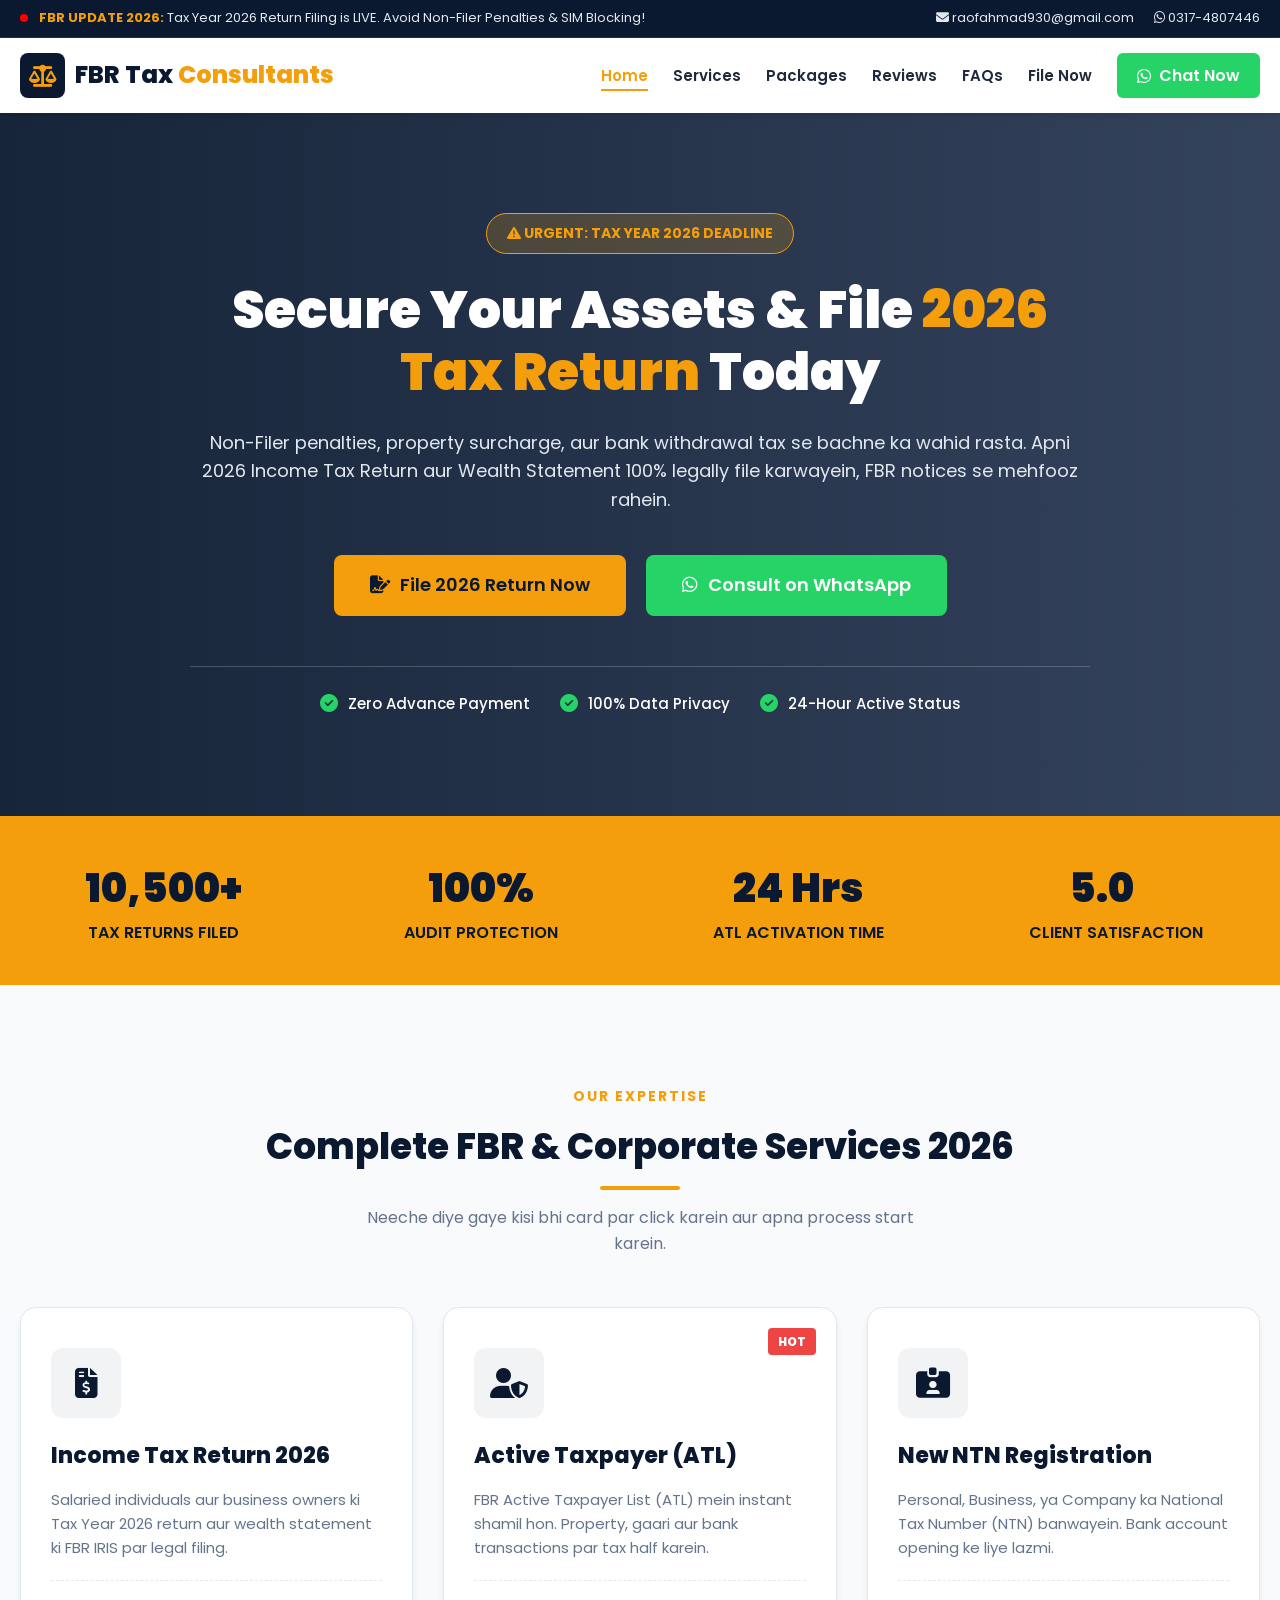
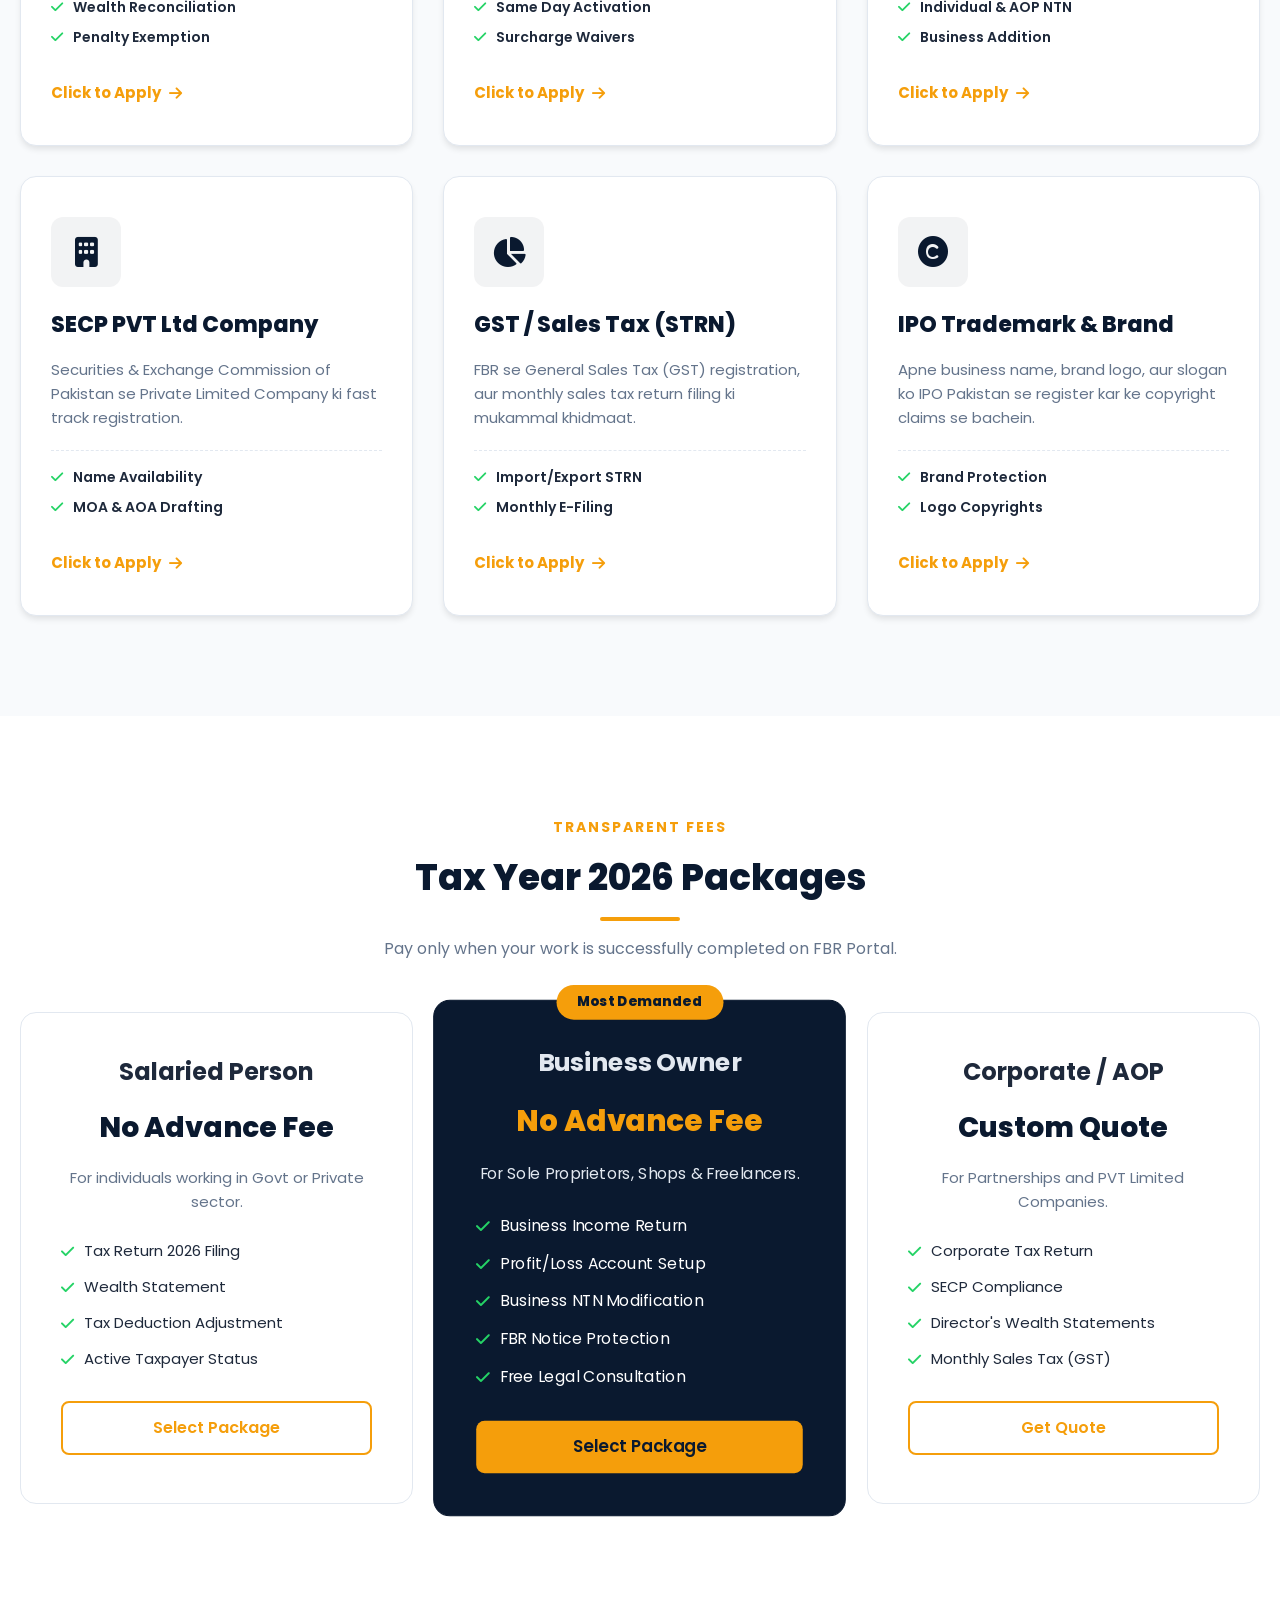
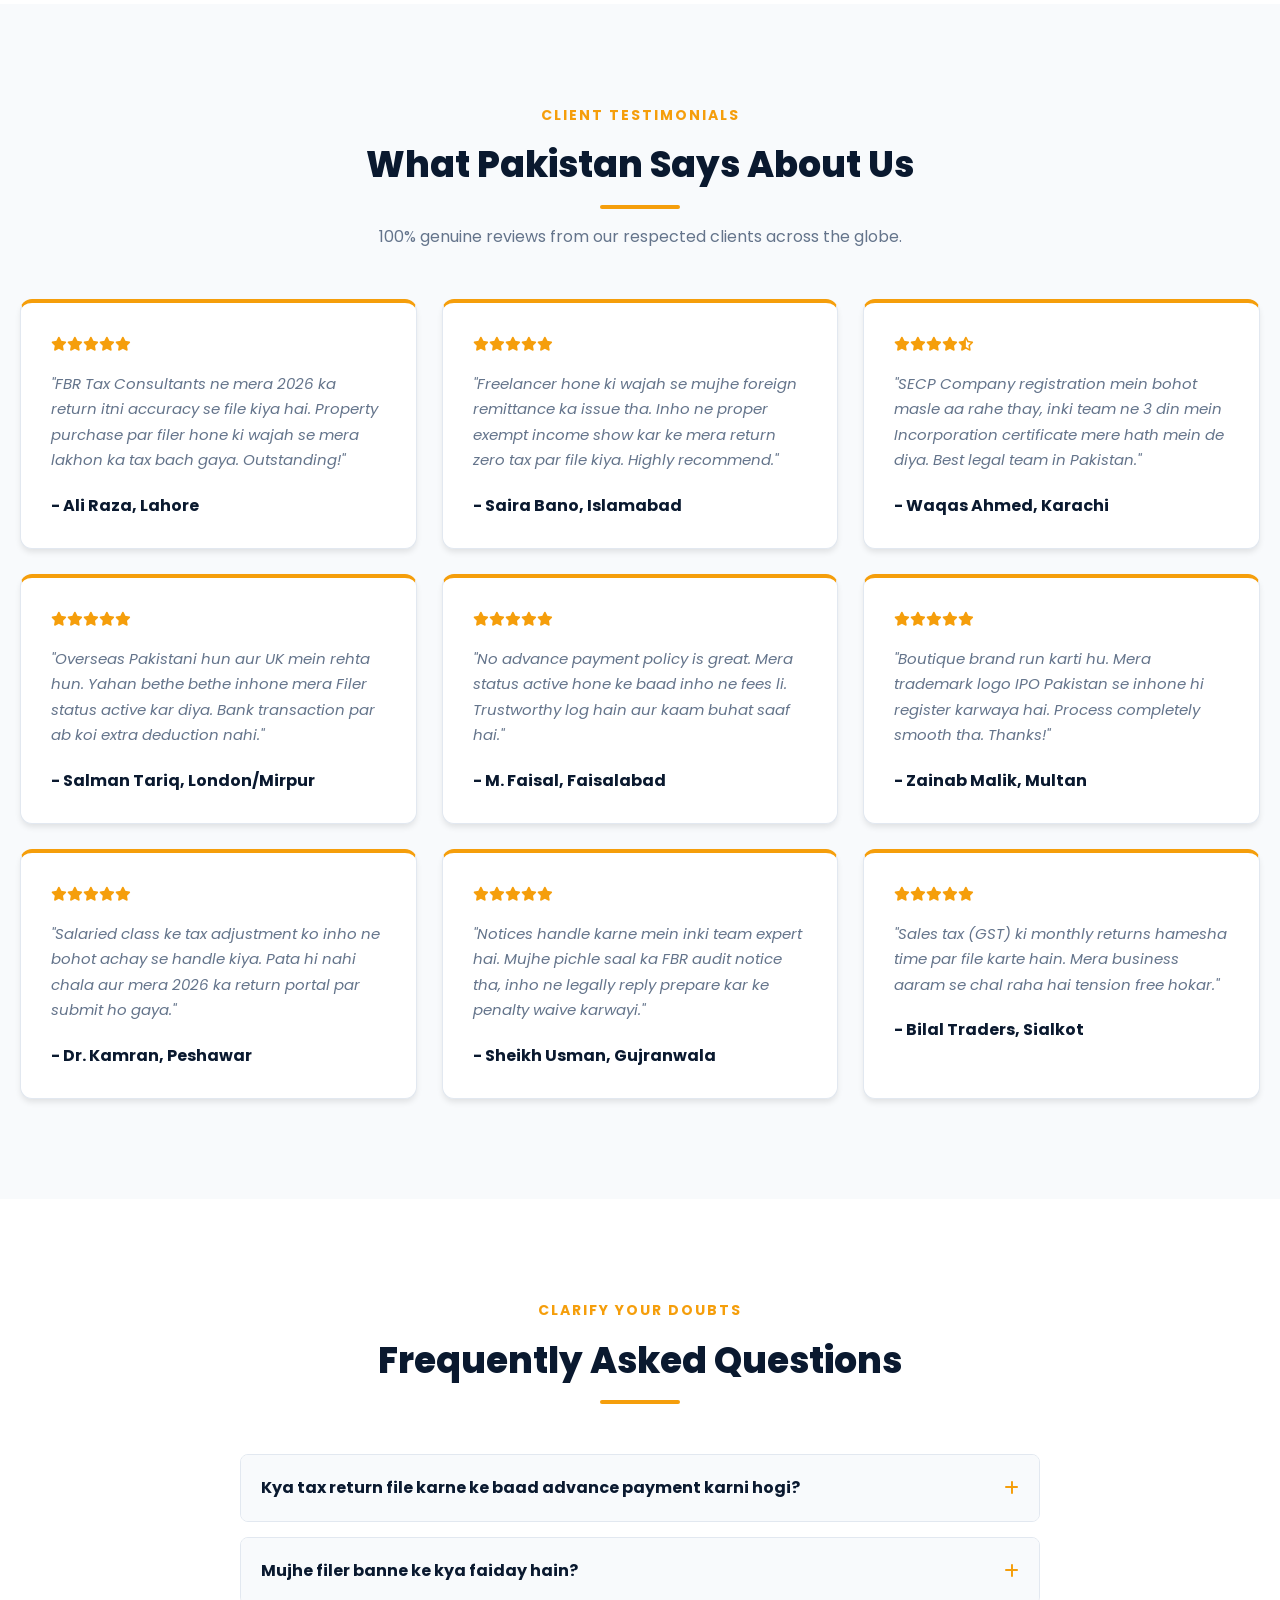
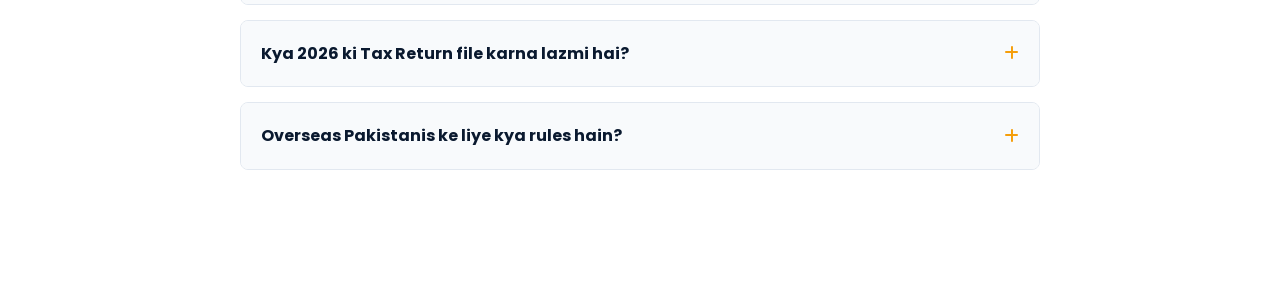
<file: index.html>
<!DOCTYPE html>
<html lang="en">
<head>
    <meta charset="UTF-8">
    <meta name="viewport" content="width=device-width, initial-scale=1.0">
    <title>FBR Tax Consultants Pakistan | 2026 Tax Returns & Legal Advisory</title>
    <!-- Font Awesome for Icons -->
    <link rel="stylesheet" href="https://cdnjs.cloudflare.com/ajax/libs/font-awesome/6.4.0/css/all.min.css">
    <!-- Google Fonts -->
    <link href="https://fonts.googleapis.com/css2?family=Poppins:wght@300;400;500;600;700;800;900&display=swap" rel="stylesheet">
    <!-- Custom CSS -->
    <link rel="stylesheet" href="style.css">
</head>
<body>

    <!-- ================= TOP ALERT BAR (2026 URGENCY) ================= -->
    <div class="top-bar">
        <div class="top-bar-container">
            <div class="top-bar-text">
                <span class="pulsing-dot"></span>
                <strong>FBR UPDATE 2026:</strong> Tax Year 2026 Return Filing is LIVE. Avoid Non-Filer Penalties & SIM Blocking!
            </div>
            <div class="top-bar-contact">
                <a href="mailto:raofahmad930@gmail.com"><i class="fa-solid fa-envelope"></i> raofahmad930@gmail.com</a>
                <a href="https://wa.me/923174807446" target="_blank"><i class="fa-brands fa-whatsapp"></i> 0317-4807446</a>
            </div>
        </div>
    </div>

    <!-- ================= MAIN NAVIGATION BAR ================= -->
    <header class="header" id="header">
        <nav class="navbar">
            <a href="#" class="brand-logo">
                <div class="logo-icon"><i class="fa-solid fa-scale-balanced"></i></div>
                <div class="logo-text">FBR Tax <span>Consultants</span></div>
            </a>
            
            <div class="hamburger" id="hamburger">
                <span class="bar"></span>
                <span class="bar"></span>
                <span class="bar"></span>
            </div>

            <ul class="nav-menu" id="nav-menu">
                <li class="nav-item"><a href="#home" class="nav-link active">Home</a></li>
                <li class="nav-item"><a href="#services" class="nav-link">Services</a></li>
                <li class="nav-item"><a href="#pricing" class="nav-link">Packages</a></li>
                <li class="nav-item"><a href="#reviews" class="nav-link">Reviews</a></li>
                <li class="nav-item"><a href="#faq" class="nav-link">FAQs</a></li>
                <li class="nav-item"><a href="#contact" class="nav-link">File Now</a></li>
                <li class="nav-item nav-btn-item">
                    <a href="https://wa.me/923174807446" class="nav-btn" target="_blank">
                        <i class="fa-brands fa-whatsapp"></i> Chat Now
                    </a>
                </li>
            </ul>
        </nav>
    </header>

    <!-- ================= HERO SECTION ================= -->
    <section class="hero" id="home">
        <div class="hero-overlay"></div>
        <div class="hero-content">
            <div class="hero-badge">
                <i class="fa-solid fa-triangle-exclamation"></i> URGENT: TAX YEAR 2026 DEADLINE
            </div>
            <h1>Secure Your Assets & File <span>2026 Tax Return</span> Today</h1>
            <p>Non-Filer penalties, property surcharge, aur bank withdrawal tax se bachne ka wahid rasta. Apni 2026 Income Tax Return aur Wealth Statement 100% legally file karwayein, FBR notices se mehfooz rahein.</p>
            
            <div class="hero-action-buttons">
                <a href="#contact" class="btn btn-primary btn-large">
                    <i class="fa-solid fa-file-signature"></i> File 2026 Return Now
                </a>
                <a href="https://wa.me/923174807446" target="_blank" class="btn btn-whatsapp btn-large">
                    <i class="fa-brands fa-whatsapp"></i> Consult on WhatsApp
                </a>
            </div>

            <div class="hero-features">
                <div class="h-feature"><i class="fa-solid fa-check-circle"></i> Zero Advance Payment</div>
                <div class="h-feature"><i class="fa-solid fa-check-circle"></i> 100% Data Privacy</div>
                <div class="h-feature"><i class="fa-solid fa-check-circle"></i> 24-Hour Active Status</div>
            </div>
        </div>
    </section>

    <!-- ================= STATS SECTION ================= -->
    <section class="stats-section">
        <div class="stats-container">
            <div class="stat-box">
                <h2>10,500+</h2>
                <p>Tax Returns Filed</p>
            </div>
            <div class="stat-box">
                <h2>100%</h2>
                <p>Audit Protection</p>
            </div>
            <div class="stat-box">
                <h2>24 Hrs</h2>
                <p>ATL Activation Time</p>
            </div>
            <div class="stat-box">
                <h2>5.0 <i class="fa-solid fa-star" style="color: #f59e0b; font-size: 20px;"></i></h2>
                <p>Client Satisfaction</p>
            </div>
        </div>
    </section>

    <!-- ================= SERVICES SECTION ================= -->
    <section class="services" id="services">
        <div class="section-title">
            <span>OUR EXPERTISE</span>
            <h2>Complete FBR & Corporate Services 2026</h2>
            <p>Neeche diye gaye kisi bhi card par click karein aur apna process start karein.</p>
        </div>

        <div class="services-grid">
            <!-- Service 1 -->
            <div class="service-card" data-service="Income Tax Return 2026">
                <div class="s-icon"><i class="fa-solid fa-file-invoice-dollar"></i></div>
                <h3>Income Tax Return 2026</h3>
                <p>Salaried individuals aur business owners ki Tax Year 2026 return aur wealth statement ki FBR IRIS par legal filing.</p>
                <ul class="s-list">
                    <li><i class="fa-solid fa-check"></i> Wealth Reconciliation</li>
                    <li><i class="fa-solid fa-check"></i> Penalty Exemption</li>
                </ul>
                <div class="s-click-text">Click to Apply <i class="fa-solid fa-arrow-right"></i></div>
            </div>

            <!-- Service 2 -->
            <div class="service-card" data-service="Active Filer Registration">
                <div class="badge-hot">HOT</div>
                <div class="s-icon"><i class="fa-solid fa-user-shield"></i></div>
                <h3>Active Taxpayer (ATL)</h3>
                <p>FBR Active Taxpayer List (ATL) mein instant shamil hon. Property, gaari aur bank transactions par tax half karein.</p>
                <ul class="s-list">
                    <li><i class="fa-solid fa-check"></i> Same Day Activation</li>
                    <li><i class="fa-solid fa-check"></i> Surcharge Waivers</li>
                </ul>
                <div class="s-click-text">Click to Apply <i class="fa-solid fa-arrow-right"></i></div>
            </div>

            <!-- Service 3 -->
            <div class="service-card" data-service="NTN Registration">
                <div class="s-icon"><i class="fa-solid fa-id-card-clip"></i></div>
                <h3>New NTN Registration</h3>
                <p>Personal, Business, ya Company ka National Tax Number (NTN) banwayein. Bank account opening ke liye lazmi.</p>
                <ul class="s-list">
                    <li><i class="fa-solid fa-check"></i> Individual & AOP NTN</li>
                    <li><i class="fa-solid fa-check"></i> Business Addition</li>
                </ul>
                <div class="s-click-text">Click to Apply <i class="fa-solid fa-arrow-right"></i></div>
            </div>

            <!-- Service 4 -->
            <div class="service-card" data-service="SECP Company Registration">
                <div class="s-icon"><i class="fa-solid fa-building"></i></div>
                <h3>SECP PVT Ltd Company</h3>
                <p>Securities & Exchange Commission of Pakistan se Private Limited Company ki fast track registration.</p>
                <ul class="s-list">
                    <li><i class="fa-solid fa-check"></i> Name Availability</li>
                    <li><i class="fa-solid fa-check"></i> MOA & AOA Drafting</li>
                </ul>
                <div class="s-click-text">Click to Apply <i class="fa-solid fa-arrow-right"></i></div>
            </div>

            <!-- Service 5 -->
            <div class="service-card" data-service="Sales Tax Registration">
                <div class="s-icon"><i class="fa-solid fa-chart-pie"></i></div>
                <h3>GST / Sales Tax (STRN)</h3>
                <p>FBR se General Sales Tax (GST) registration, aur monthly sales tax return filing ki mukammal khidmaat.</p>
                <ul class="s-list">
                    <li><i class="fa-solid fa-check"></i> Import/Export STRN</li>
                    <li><i class="fa-solid fa-check"></i> Monthly E-Filing</li>
                </ul>
                <div class="s-click-text">Click to Apply <i class="fa-solid fa-arrow-right"></i></div>
            </div>

            <!-- Service 6 -->
            <div class="service-card" data-service="Trademark Registration">
                <div class="s-icon"><i class="fa-solid fa-copyright"></i></div>
                <h3>IPO Trademark & Brand</h3>
                <p>Apne business name, brand logo, aur slogan ko IPO Pakistan se register kar ke copyright claims se bachein.</p>
                <ul class="s-list">
                    <li><i class="fa-solid fa-check"></i> Brand Protection</li>
                    <li><i class="fa-solid fa-check"></i> Logo Copyrights</li>
                </ul>
                <div class="s-click-text">Click to Apply <i class="fa-solid fa-arrow-right"></i></div>
            </div>
        </div>
    </section>

    <!-- ================= PRICING PACKAGES ================= -->
    <section class="pricing" id="pricing">
        <div class="section-title">
            <span>TRANSPARENT FEES</span>
            <h2>Tax Year 2026 Packages</h2>
            <p>Pay only when your work is successfully completed on FBR Portal.</p>
        </div>

        <div class="pricing-container">
            <!-- Pack 1 -->
            <div class="pricing-card">
                <h3>Salaried Person</h3>
                <div class="price">No Advance Fee</div>
                <p class="desc">For individuals working in Govt or Private sector.</p>
                <ul>
                    <li><i class="fa-solid fa-check"></i> Tax Return 2026 Filing</li>
                    <li><i class="fa-solid fa-check"></i> Wealth Statement</li>
                    <li><i class="fa-solid fa-check"></i> Tax Deduction Adjustment</li>
                    <li><i class="fa-solid fa-check"></i> Active Taxpayer Status</li>
                </ul>
                <a href="#contact" class="btn btn-outline" onclick="selectService('Income Tax Return 2026')">Select Package</a>
            </div>

            <!-- Pack 2 -->
            <div class="pricing-card popular">
                <div class="popular-badge">Most Demanded</div>
                <h3>Business Owner</h3>
                <div class="price">No Advance Fee</div>
                <p class="desc">For Sole Proprietors, Shops & Freelancers.</p>
                <ul>
                    <li><i class="fa-solid fa-check"></i> Business Income Return</li>
                    <li><i class="fa-solid fa-check"></i> Profit/Loss Account Setup</li>
                    <li><i class="fa-solid fa-check"></i> Business NTN Modification</li>
                    <li><i class="fa-solid fa-check"></i> FBR Notice Protection</li>
                    <li><i class="fa-solid fa-check"></i> Free Legal Consultation</li>
                </ul>
                <a href="#contact" class="btn btn-primary" onclick="selectService('Income Tax Return 2026')">Select Package</a>
            </div>

            <!-- Pack 3 -->
            <div class="pricing-card">
                <h3>Corporate / AOP</h3>
                <div class="price">Custom Quote</div>
                <p class="desc">For Partnerships and PVT Limited Companies.</p>
                <ul>
                    <li><i class="fa-solid fa-check"></i> Corporate Tax Return</li>
                    <li><i class="fa-solid fa-check"></i> SECP Compliance</li>
                    <li><i class="fa-solid fa-check"></i> Director's Wealth Statements</li>
                    <li><i class="fa-solid fa-check"></i> Monthly Sales Tax (GST)</li>
                </ul>
                <a href="#contact" class="btn btn-outline" onclick="selectService('SECP Company Registration')">Get Quote</a>
            </div>
        </div>
    </section>

    <!-- ================= FULL REVIEWS SECTION ================= -->
    <section class="reviews" id="reviews">
        <div class="section-title">
            <span>CLIENT TESTIMONIALS</span>
            <h2>What Pakistan Says About Us</h2>
            <p>100% genuine reviews from our respected clients across the globe.</p>
        </div>

        <div class="reviews-grid">
            <div class="review-box">
                <div class="r-stars"><i class="fa-solid fa-star"></i><i class="fa-solid fa-star"></i><i class="fa-solid fa-star"></i><i class="fa-solid fa-star"></i><i class="fa-solid fa-star"></i></div>
                <p>"FBR Tax Consultants ne mera 2026 ka return itni accuracy se file kiya hai. Property purchase par filer hone ki wajah se mera lakhon ka tax bach gaya. Outstanding!"</p>
                <div class="r-author">- Ali Raza, Lahore</div>
            </div>
            
            <div class="review-box">
                <div class="r-stars"><i class="fa-solid fa-star"></i><i class="fa-solid fa-star"></i><i class="fa-solid fa-star"></i><i class="fa-solid fa-star"></i><i class="fa-solid fa-star"></i></div>
                <p>"Freelancer hone ki wajah se mujhe foreign remittance ka issue tha. Inho ne proper exempt income show kar ke mera return zero tax par file kiya. Highly recommend."</p>
                <div class="r-author">- Saira Bano, Islamabad</div>
            </div>

            <div class="review-box">
                <div class="r-stars"><i class="fa-solid fa-star"></i><i class="fa-solid fa-star"></i><i class="fa-solid fa-star"></i><i class="fa-solid fa-star"></i><i class="fa-solid fa-star-half-stroke"></i></div>
                <p>"SECP Company registration mein bohot masle aa rahe thay, inki team ne 3 din mein Incorporation certificate mere hath mein de diya. Best legal team in Pakistan."</p>
                <div class="r-author">- Waqas Ahmed, Karachi</div>
            </div>

            <div class="review-box">
                <div class="r-stars"><i class="fa-solid fa-star"></i><i class="fa-solid fa-star"></i><i class="fa-solid fa-star"></i><i class="fa-solid fa-star"></i><i class="fa-solid fa-star"></i></div>
                <p>"Overseas Pakistani hun aur UK mein rehta hun. Yahan bethe bethe inhone mera Filer status active kar diya. Bank transaction par ab koi extra deduction nahi."</p>
                <div class="r-author">- Salman Tariq, London/Mirpur</div>
            </div>

            <div class="review-box">
                <div class="r-stars"><i class="fa-solid fa-star"></i><i class="fa-solid fa-star"></i><i class="fa-solid fa-star"></i><i class="fa-solid fa-star"></i><i class="fa-solid fa-star"></i></div>
                <p>"No advance payment policy is great. Mera status active hone ke baad inho ne fees li. Trustworthy log hain aur kaam buhat saaf hai."</p>
                <div class="r-author">- M. Faisal, Faisalabad</div>
            </div>

            <div class="review-box">
                <div class="r-stars"><i class="fa-solid fa-star"></i><i class="fa-solid fa-star"></i><i class="fa-solid fa-star"></i><i class="fa-solid fa-star"></i><i class="fa-solid fa-star"></i></div>
                <p>"Boutique brand run karti hu. Mera trademark logo IPO Pakistan se inhone hi register karwaya hai. Process completely smooth tha. Thanks!"</p>
                <div class="r-author">- Zainab Malik, Multan</div>
            </div>
            
            <div class="review-box">
                <div class="r-stars"><i class="fa-solid fa-star"></i><i class="fa-solid fa-star"></i><i class="fa-solid fa-star"></i><i class="fa-solid fa-star"></i><i class="fa-solid fa-star"></i></div>
                <p>"Salaried class ke tax adjustment ko inho ne bohot achay se handle kiya. Pata hi nahi chala aur mera 2026 ka return portal par submit ho gaya."</p>
                <div class="r-author">- Dr. Kamran, Peshawar</div>
            </div>

            <div class="review-box">
                <div class="r-stars"><i class="fa-solid fa-star"></i><i class="fa-solid fa-star"></i><i class="fa-solid fa-star"></i><i class="fa-solid fa-star"></i><i class="fa-solid fa-star"></i></div>
                <p>"Notices handle karne mein inki team expert hai. Mujhe pichle saal ka FBR audit notice tha, inho ne legally reply prepare kar ke penalty waive karwayi."</p>
                <div class="r-author">- Sheikh Usman, Gujranwala</div>
            </div>

            <div class="review-box">
                <div class="r-stars"><i class="fa-solid fa-star"></i><i class="fa-solid fa-star"></i><i class="fa-solid fa-star"></i><i class="fa-solid fa-star"></i><i class="fa-solid fa-star"></i></div>
                <p>"Sales tax (GST) ki monthly returns hamesha time par file karte hain. Mera business aaram se chal raha hai tension free hokar."</p>
                <div class="r-author">- Bilal Traders, Sialkot</div>
            </div>
        </div>
    </section>

    <!-- ================= FAQ SECTION ================= -->
    <section class="faq" id="faq">
        <div class="section-title">
            <span>CLARIFY YOUR DOUBTS</span>
            <h2>Frequently Asked Questions</h2>
        </div>
        
        <div class="faq-container">
            <div class="faq-item">
                <div class="faq-question">
                    <h4>Kya tax return file karne ke baad advance payment karni hogi?</h4>
                    <i class="fa-solid fa-plus"></i>
                </div>
                <div class="faq-answer">
                    <p>Bilkul nahi! Hamari policy hai ke pehle aap ka kaam FBR portal par mukammal hoga. Jab aap apna naam Active Taxpayer List (ATL) mein dekh lenge, uske baad hi payment li jayegi.</p>
                </div>
            </div>
            <div class="faq-item">
                <div class="faq-question">
                    <h4>Mujhe filer banne ke kya faiday hain?</h4>
                    <i class="fa-solid fa-plus"></i>
                </div>
                <div class="faq-answer">
                    <p>Filer banne par aap bank cash withdrawal, gari ki khareed-o-farokht, property transfer, aur prize bonds par withholding tax se adha (50%) ya mukammal bach jatay hain. Non-filers ko double aur triple tax dena parta hai.</p>
                </div>
            </div>
            <div class="faq-item">
                <div class="faq-question">
                    <h4>Kya 2026 ki Tax Return file karna lazmi hai?</h4>
                    <i class="fa-solid fa-plus"></i>
                </div>
                <div class="faq-answer">
                    <p>Jee haan, FBR ke naye rules ke mutabiq 2026 ki tax return file na karne walon par bhari jurmana (penalties), mobile SIM blocking, aur foreign travel par pabandi jese iqdamaat shamil hain.</p>
                </div>
            </div>
            <div class="faq-item">
                <div class="faq-question">
                    <h4>Overseas Pakistanis ke liye kya rules hain?</h4>
                    <i class="fa-solid fa-plus"></i>
                </div>
                <div class="faq-answer">
                    <p>Overseas Pakistanis ko foreign remittance par tax ki chhoot (exemption) hoti hai. Hum unki return zero tax par file karke unhein Pakistan mein property aur bank transactions
</file>
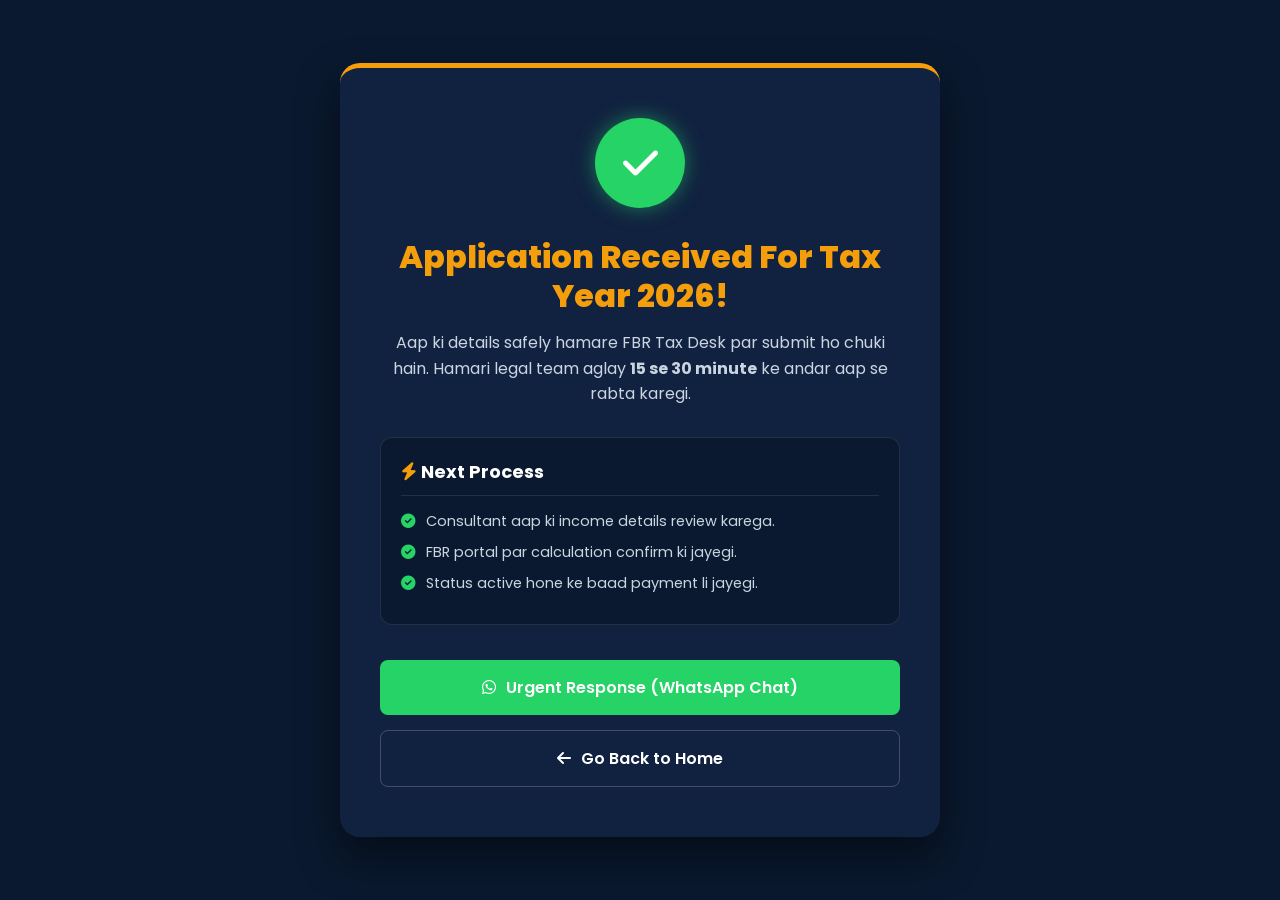
<file: thanks.html>
<!DOCTYPE html>
<html lang="en">
<head>
    <meta charset="UTF-8">
    <meta name="viewport" content="width=device-width, initial-scale=1.0">
    <title>Application Received | FBR Tax Consultants</title>
    <link rel="stylesheet" href="https://cdnjs.cloudflare.com/ajax/libs/font-awesome/6.4.0/css/all.min.css">
    <link href="https://fonts.googleapis.com/css2?family=Poppins:wght@300;400;600;700;800&display=swap" rel="stylesheet">
    <style>
        * { margin: 0; padding: 0; box-sizing: border-box; font-family: 'Poppins', sans-serif; }
        body { background: #0a192f; color: #fff; display: flex; align-items: center; justify-content: center; min-height: 100vh; padding: 20px; }
        
        .thanks-box { background: #112240; padding: 50px 40px; border-radius: 20px; text-align: center; max-width: 600px; width: 100%; box-shadow: 0 20px 40px rgba(0,0,0,0.5); border-top: 5px solid #f59e0b; animation: slideUp 0.8s ease; }
        
        .icon-wrap { width: 90px; height: 90px; background: #25D366; color: white; border-radius: 50%; display: flex; align-items: center; justify-content: center; font-size: 40px; margin: 0 auto 30px; box-shadow: 0 0 20px rgba(37, 211, 102, 0.5); animation: pulseGreen 2s infinite; }
        
        h1 { color: #f59e0b; font-size: 32px; font-weight: 800; margin-bottom: 15px; line-height: 1.2; }
        p { color: #cbd5e1; font-size: 16px; margin-bottom: 30px; line-height: 1.6; }
        
        .steps { background: #0a192f; border-radius: 12px; padding: 20px; text-align: left; margin-bottom: 35px; border: 1px solid rgba(255,255,255,0.1); }
        .steps h4 { color: #fff; margin-bottom: 15px; font-size: 18px; border-bottom: 1px solid rgba(255,255,255,0.1); padding-bottom: 10px; }
        .steps ul { list-style: none; }
        .steps li { margin-bottom: 10px; font-size: 14.5px; color: #cbd5e1; display: flex; align-items: center; gap: 10px; }
        .steps li i { color: #25D366; }
        
        .actions { display: flex; flex-direction: column; gap: 15px; }
        .btn { padding: 15px; border-radius: 8px; font-weight: 600; text-decoration: none; display: flex; align-items: center; justify-content: center; gap: 10px; transition: 0.3s; font-size: 16px; }
        .btn-wa { background: #25D366; color: white; }
        .btn-wa:hover { background: #128C7E; transform: translateY(-3px); }
        .btn-home { background: transparent; color: #fff; border: 1px solid rgba(255,255,255,0.2); }
        .btn-home:hover { background: rgba(255,255,255,0.1); }

        @keyframes slideUp { 0% { opacity: 0; transform: translateY(40px); } 100% { opacity: 1; transform: translateY(0); } }
        @keyframes pulseGreen { 0% { box-shadow: 0 0 0 0 rgba(37, 211, 102, 0.6); } 70% { box-shadow: 0 0 0 15px rgba(37, 211, 102, 0); } 100% { box-shadow: 0 0 0 0 rgba(37, 211, 102, 0); } }

        @media(max-width: 480px){ h1{ font-size: 26px;} .thanks-box{ padding: 30px 20px; } }
    </style>
</head>
<body>

    <div class="thanks-box">
        <div class="icon-wrap"><i class="fa-solid fa-check"></i></div>
        <h1>Application Received For Tax Year 2026!</h1>
        <p>Aap ki details safely hamare FBR Tax Desk par submit ho chuki hain. Hamari legal team aglay <strong>15 se 30 minute</strong> ke andar aap se rabta karegi.</p>
        
        <div class="steps">
            <h4><i class="fa-solid fa-bolt" style="color:#f59e0b"></i> Next Process</h4>
            <ul>
                <li><i class="fa-solid fa-circle-check"></i> Consultant aap ki income details review karega.</li>
                <li><i class="fa-solid fa-circle-check"></i> FBR portal par calculation confirm ki jayegi.</li>
                <li><i class="fa-solid fa-circle-check"></i> Status active hone ke baad payment li jayegi.</li>
            </ul>
        </div>

        <div class="actions">
            <a href="https://wa.me/923174807446?text=Hi,%20I%20have%20submitted%20my%20form%20on%20your%20website.%20Kindly%20process%20urgently." class="btn btn-wa" target="_blank">
                <i class="fa-brands fa-whatsapp"></i> Urgent Response (WhatsApp Chat)
            </a>
            <a href="index.html" class="btn btn-home">
                <i class="fa-solid fa-arrow-left"></i> Go Back to Home
            </a>
        </div>
    </div>

</body>
</html>
</file>
<file: style.css>
/* ================= CSS RESET & VARIABLES ================= */
@import url('https://fonts.googleapis.com/css2?family=Poppins:wght@300;400;500;600;700;800&display=swap');

:root {
    --primary-dark: #0a192f;
    --primary-blue: #112240;
    --accent-gold: #f59e0b;
    --accent-hover: #d97706;
    --wa-green: #25D366;
    --wa-green-dark: #128C7E;
    --text-light: #e2e8f0;
    --text-dark: #1e293b;
    --text-muted: #64748b;
    --bg-light: #f8fafc;
    --white: #ffffff;
    --border: #e2e8f0;
    --shadow-sm: 0 4px 6px -1px rgba(0, 0, 0, 0.1);
    --shadow-md: 0 10px 15px -3px rgba(0, 0, 0, 0.1);
    --shadow-lg: 0 20px 25px -5px rgba(0, 0, 0, 0.1);
}

* { margin: 0; padding: 0; box-sizing: border-box; font-family: 'Poppins', sans-serif; }
html { scroll-behavior: smooth; }
body { background-color: var(--white); color: var(--text-dark); line-height: 1.6; overflow-x: hidden; }
a { text-decoration: none; }
ul { list-style: none; }

/* ================= UTILITY CLASSES ================= */
.section-title { text-align: center; margin-bottom: 50px; }
.section-title span { color: var(--accent-gold); font-size: 14px; font-weight: 700; letter-spacing: 2px; text-transform: uppercase; display: block; margin-bottom: 10px; }
.section-title h2 { font-size: 36px; color: var(--primary-dark); font-weight: 800; position: relative; padding-bottom: 15px; }
.section-title h2::after { content: ''; position: absolute; bottom: 0; left: 50%; transform: translateX(-50%); width: 80px; height: 4px; background: var(--accent-gold); border-radius: 2px; }
.section-title p { color: var(--text-muted); font-size: 16px; margin-top: 15px; max-width: 600px; margin-left: auto; margin-right: auto; }

.btn { padding: 12px 28px; border-radius: 8px; font-weight: 600; cursor: pointer; transition: 0.3s; display: inline-flex; align-items: center; justify-content: center; gap: 10px; font-size: 16px; border: none; }
.btn-large { padding: 16px 36px; font-size: 18px; }
.btn-primary { background: var(--accent-gold); color: var(--primary-dark); }
.btn-primary:hover { background: var(--accent-hover); color: var(--white); transform: translateY(-3px); box-shadow: var(--shadow-md); }
.btn-whatsapp { background: var(--wa-green); color: var(--white); }
.btn-whatsapp:hover { background: var(--wa-green-dark); transform: translateY(-3px); box-shadow: var(--shadow-md); }
.btn-outline { background: transparent; border: 2px solid var(--accent-gold); color: var(--accent-gold); }
.btn-outline:hover { background: var(--accent-gold); color: var(--primary-dark); }

/* ================= TOP BAR ================= */
.top-bar { background: var(--primary-dark); padding: 8px 0; color: var(--text-light); font-size: 13px; border-bottom: 1px solid rgba(255,255,255,0.1); }
.top-bar-container { max-width: 1280px; margin: 0 auto; display: flex; justify-content: space-between; align-items: center; padding: 0 20px; }
.pulsing-dot { width: 8px; height: 8px; background: red; border-radius: 50%; display: inline-block; margin-right: 8px; animation: pulseRed 1.5s infinite; }
.top-bar-text strong { color: var(--accent-gold); }
.top-bar-contact { display: flex; gap: 20px; }
.top-bar-contact a { color: var(--text-light); transition: 0.3s; }
.top-bar-contact a:hover { color: var(--accent-gold); }

/* ================= NAVBAR (BUG FIXED) ================= */
.header { background: var(--white); position: sticky; top: 0; z-index: 9999; box-shadow: var(--shadow-sm); transition: 0.3s; }
.navbar { display: flex; justify-content: space-between; align-items: center; max-width: 1280px; margin: 0 auto; padding: 15px 20px; }
.brand-logo { display: flex; align-items: center; gap: 10px; }
.logo-icon { width: 45px; height: 45px; background: var(--primary-dark); color: var(--accent-gold); border-radius: 8px; display: flex; align-items: center; justify-content: center; font-size: 22px; }
.logo-text { font-size: 24px; font-weight: 800; color: var(--primary-dark); }
.logo-text span { color: var(--accent-gold); }

.nav-menu { display: flex; align-items: center; gap: 25px; }
.nav-link { color: var(--text-dark); font-weight: 600; font-size: 15px; position: relative; padding: 5px 0; transition: 0.3s; }
.nav-link::after { content: ''; position: absolute; bottom: 0; left: 0; width: 0%; height: 2px; background: var(--accent-gold); transition: 0.3s; }
.nav-link:hover::after, .nav-link.active::after { width: 100%; }
.nav-link:hover, .nav-link.active { color: var(--accent-gold); }
.nav-btn { background: var(--wa-green); color: var(--white); padding: 10px 20px; border-radius: 6px; font-weight: 600; display: flex; align-items: center; gap: 8px; transition: 0.3s; }
.nav-btn:hover { background: var(--wa-green-dark); }

/* Hamburger (Mobile Menu) */
.hamburger { display: none; cursor: pointer; flex-direction: column; gap: 5px; z-index: 10000; }
.hamburger .bar { width: 25px; height: 3px; background-color: var(--primary-dark); transition: 0.3s; border-radius: 3px; }

/* ================= HERO SECTION ================= */
.hero { position: relative; padding: 100px 20px; text-align: center; background: url('https://images.unsplash.com/photo-1554224155-8d04cb21cd6c?ixlib=rb-4.0.3&auto=format&fit=crop&w=1920&q=80') center/cover no-repeat; color: var(--white); }
.hero-overlay { position: absolute; top: 0; left: 0; width: 100%; height: 100%; background: linear-gradient(to right, rgba(10, 25, 47, 0.95), rgba(17, 34, 64, 0.85)); }
.hero-content { position: relative; z-index: 1; max-width: 900px; margin: 0 auto; }
.hero-badge { display: inline-block; background: rgba(245, 158, 11, 0.2); border: 1px solid var(--accent-gold); color: var(--accent-gold); padding: 8px 20px; border-radius: 50px; font-weight: 700; font-size: 14px; margin-bottom: 25px; animation: pulseBadge 2s infinite; }
.hero h1 { font-size: 52px; font-weight: 900; line-height: 1.2; margin-bottom: 25px; }
.hero h1 span { color: var(--accent-gold); }
.hero p { font-size: 18px; color: var(--text-light); margin-bottom: 40px; }
.hero-action-buttons { display: flex; justify-content: center; gap: 20px; margin-bottom: 50px; flex-wrap: wrap; }
.hero-features { display: flex; justify-content: center; gap: 30px; border-top: 1px solid rgba(255,255,255,0.2); padding-top: 25px; flex-wrap: wrap; }
.h-feature { display: flex; align-items: center; gap: 10px; font-size: 15px; font-weight: 500; }
.h-feature i { color: var(--wa-green); font-size: 18px; }

/* ================= STATS SECTION ================= */
.stats-section { background: var(--accent-gold); padding: 40px 20px; }
.stats-container { max-width: 1280px; margin: 0 auto; display: grid; grid-template-columns: repeat(auto-fit, minmax(200px, 1fr)); gap: 30px; text-align: center; }
.stat-box h2 { font-size: 40px; color: var(--primary-dark); font-weight: 900; }
.stat-box p { color: var(--primary-dark); font-weight: 600; font-size: 16px; text-transform: uppercase; }

/* ================= SERVICES SECTION ================= */
.services { padding: 100px 20px; background: var(--bg-light); }
.services-grid { max-width: 1280px; margin: 0 auto; display: grid; grid-template-columns: repeat(auto-fit, minmax(350px, 1fr)); gap: 30px; }
.service-card { background: var(--white); border-radius: 16px; padding: 40px 30px; box-shadow: var(--shadow-sm); border: 1px solid var(--border); transition: 0.4s; position: relative; cursor: pointer; display: flex; flex-direction: column; }
.service-card:hover { transform: translateY(-10px); box-shadow: var(--shadow-lg); border-color: var(--accent-gold); }
.badge-hot { position: absolute; top: 20px; right: 20px; background: #ef4444; color: white; font-size: 12px; font-weight: 800; padding: 4px 10px; border-radius: 4px; }
.s-icon { width: 70px; height: 70px; background: rgba(10, 25, 47, 0.05); border-radius: 12px; display: flex; justify-content: center; align-items: center; font-size: 30px; color: var(--primary-dark); margin-bottom: 20px; transition: 0.3s; }
.service-card:hover .s-icon { background: var(--primary-dark); color: var(--accent-gold); }
.service-card h3 { font-size: 22px; color: var(--primary-dark); margin-bottom: 15px; font-weight: 800; }
.service-card p { color: var(--text-muted); margin-bottom: 20px; font-size: 15px; }
.s-list { margin-bottom: 25px; border-top: 1px dashed var(--border); padding-top: 15px; }
.s-list li { margin-bottom: 8px; font-size: 14px; font-weight: 600; display: flex; align-items: center; gap: 10px; }
.s-list li i { color: var(--wa-green); }
.s-click-text { margin-top: auto; color: var(--accent-gold); font-weight: 700; font-size: 15px; display: flex; align-items: center; gap: 8px; }
.service-card:hover .s-click-text { color: var(--accent-hover); }

/* ================= PRICING SECTION ================= */
.pricing { padding: 100px 20px; }
.pricing-container { max-width: 1280px; margin: 0 auto; display: grid; grid-template-columns: repeat(auto-fit, minmax(320px, 1fr)); gap: 30px; }
.pricing-card { border: 1px solid var(--border); border-radius: 16px; padding: 40px; text-align: center; position: relative; transition: 0.3s; background: var(--white); }
.pricing-card:hover { box-shadow: var(--shadow-md); border-color: var(--primary-dark); }
.pricing-card.popular { background: var(--primary-dark); color: var(--white); border-color: var(--primary-dark); transform: scale(1.05); }
.pricing-card.popular h3, .pricing-card.popular .desc { color: var(--text-light); }
.pricing-card.popular .price { color: var(--accent-gold); }
.popular-badge { position: absolute; top: -15px; left: 50%; transform: translateX(-50%); background: var(--accent-gold); color: var(--primary-dark); padding: 6px 20px; border-radius: 20px; font-weight: 800; font-size: 13px; }
.pricing-card h3 { font-size: 24px; margin-bottom: 15px; }
.price { font-size: 28px; font-weight: 800; color: var(--primary-dark); margin-bottom: 15px; }
.pricing-card .desc { color: var(--text-muted); margin-bottom: 25px; font-size: 15px; }
.pricing-card ul { margin-bottom: 30px; text-align: left; }
.pricing-card ul li { margin-bottom: 12px; font-size: 15px; display: flex; align-items: center; gap: 10px; }
.pricing-card ul li i { color: var(--wa-green); }
.pricing-card .btn { width: 100%; }

/* ================= REVIEWS SECTION (GRID FIX) ================= */
.reviews { padding: 100px 20px; background: var(--bg-light); }
.reviews-grid { max-width: 1280px; margin: 0 auto; display: grid; grid-template-columns: repeat(auto-fit, minmax(350px, 1fr)); gap: 25px; }
.review-box { background: var(--white); padding: 30px; border-radius: 12px; border: 1px solid var(--border); border-top: 4px solid var(--accent-gold); box-shadow: var(--shadow-sm); }
.r-stars { color: var(--accent-gold); margin-bottom: 15px; font-size: 14px; }
.review-box p { font-style: italic; color: var(--text-muted); font-size: 15px; line-height: 1.7; margin-bottom: 20px; }
.r-author { font-weight: 700; color: var(--primary-dark); font-size: 16px; }

/* ================= FAQ SECTION ================= */
.faq { padding: 100px 20px; }
.faq-container { max-width: 800px; margin: 0 auto; }
.faq-item { border: 1px solid var(--border); border-radius: 8px; margin-bottom: 15px; overflow: hidden; }
.faq-question { background: var(--bg-light); padding: 20px; display: flex; justify-content: space-between; align-items: center; cursor: pointer; font-weight: 700; color: var(--primary-dark); transition: 0.3s; }
.faq-question:hover { background: var(--border); }
.faq-question i { color: var(--accent-gold); transition: 0.3s; }
.faq-answer { padding: 0 20px; max-height: 0; overflow: hidden; transition: max-height 0.3s ease-out; background: var(--white); color: var(--text-muted); font-size: 15px; }
.faq-item.active .faq-answer { padding: 20px; max-height: 300px; border-top: 1px solid var(--border); }
.faq-item.active .faq-question i { transform: rotate(45deg); color: var(--primary-dark); }

/* ================= CONTACT FORM SECTION ================= */
.contact-section { background: var(--primary-dark); padding: 100px 20px; color: var(--white); }
.contact-container { max-width: 1280px; margin: 0 auto; display: grid; grid-template-columns: 1fr 1.5fr; gap: 50px; align-items: center; }
.contact-info span { color: var(--accent-gold); font-size: 14px; font-weight: 700; letter-spacing: 2px; }
.contact-info h2 { font-size: 40px; font-weight: 800; margin: 10px 0 20px; }
.contact-info p { color: var(--text-light); margin-bottom: 40px; font-size: 16px; }
.c-item { display: flex; align-items: center; gap: 20px; margin-bottom: 25px; }
.c-icon { width: 50px; height: 50px; background: rgba(255,255,255,0.05); border: 1px solid rgba(255,255,255,0.1); border-radius: 50%; display: flex; align-items: center; justify-content: center; font-size: 20px; color: var(--accent-gold); }
.c-item h4 { font-size: 18px; margin-bottom: 5px; }
.c-item p { color: var(--text-light); margin-bottom: 0; }

.contact-form-wrapper { background: var(--white); padding: 40px; border-radius: 16px; color: var(--text-dark); box-shadow: var(--shadow-lg); }
.input-row { display: grid; grid-template-columns: 1fr 1fr; gap: 20px; margin-bottom: 20px; }
.input-group label { display: block; font-weight: 600; margin-bottom: 8px; font-size: 14px; color: var(--primary-dark); }
.input-group input, .input-group select, .input-group textarea { width: 100%; padding: 14px; border: 1px solid var(--border); border-radius: 8px; font-size: 15px; outline: none; transition: 0.3s; background: var(--bg-light); }
.input-group input:focus, .input-group select:focus, .input-group textarea:focus { border-color: var(--accent-gold); background: var(--white); }
.full-width { margin-bottom: 20px; }
.form-buttons { display: flex; flex-direction: column; gap: 15px; margin-top: 10px; }
.submit-btn { width: 100%; font-size: 16px; text-transform: uppercase; letter-spacing: 1px; }

/* ================= FOOTER ================= */
.footer { background: #051024; color: var(--text-light); padding: 80px 20px 30px; border-top: 5px solid var(--accent-gold); }
.footer-container { max-width: 1280px; margin: 0 auto; display: grid; grid-template-columns: 2fr 1fr 1fr 1.5fr; gap: 40px; margin-bottom: 50px; }
.footer-logo { font-size: 24px; font-weight: 800; color: var(--white); display: flex; align-items: center; gap: 10px; margin-bottom: 20px; }
.footer-logo span { color: var(--accent-gold); }
.brand-col p { font-size: 14px; color: #94a3b8; margin-bottom: 20px; }
.social-links { display: flex; gap: 15px; }
.social-links a { width: 40px; height: 40px; background: rgba(255,255,255,0.05); border-radius: 50%; display: flex; align-items: center; justify-content: center; color: var(--white); transition: 0.3s; }
.social-links a:hover { background: var(--accent-gold); color: var(--primary-dark); transform: translateY(-3px); }
.footer-col h4 { font-size: 18px; color: var(--white); margin-bottom: 20px; position: relative; padding-bottom: 10px; }
.footer-col h4::after { content: ''; position: absolute; left: 0; bottom: 0; width: 40px; height: 3px; background: var(--accent-gold); }
.links-col ul li { margin-bottom: 12px; }
.links-col ul li a { color: #94a3b8; font-size: 14px; transition: 0.3s; display: flex; align-items: center; gap: 8px; }
.links-col ul li a:hover { color: var(--accent-gold); padding-left: 5px; }
.contact-col ul li { display: flex; align-items: flex-start; gap: 15px; margin-bottom: 15px; font-size: 14px; color: #94a3b8; }
.contact-col ul li i { color: var(--accent-gold); font-size: 18px; margin-top: 3px; }
.footer-bottom { border-top: 1px solid rgba(255,255,255,0.1); padding-top: 20px; text-align: center; font-size: 14px; color: #94a3b8; }

/* ================= FLOATING WHATSAPP ================= */
.floating-wa { position: fixed; bottom: 30px; right: 30px; background: var(--wa-green); color: var(--white); width: 60px; height: 60px; border-radius: 50%; display: flex; align-items: center; justify-content: center; font-size: 35px; box-shadow: var(--shadow-lg); z-index: 9999; transition: 0.3s; animation: bounceWA 2s infinite; }
.floating-wa:hover { background: var(--wa-green-dark); transform: scale(1.1); }

/* ================= ANIMATIONS ================= */
@keyframes pulseRed { 0% { box-shadow: 0 0 0 0 rgba(255,0,0,0.7); } 70% { box-shadow: 0 0 0 10px rgba(255,0,0,0); } 100% { box-shadow: 0 0 0 0 rgba(255,0,0,0); } }
@keyframes pulseBadge { 0% { box-shadow: 0 0 0 0 rgba(245, 158, 11, 0.4); } 70% { box-shadow: 0 0 0 15px rgba(245, 158, 11, 0); } 100% { box-shadow: 0 0 0 0 rgba(245, 158, 11, 0); } }
@keyframes bounceWA { 0%, 20%, 50%, 80%, 100% { transform: translateY(0); } 40% { transform: translateY(-10px); } 60% { transform: translateY(-5px); } }

/* ================= RESPONSIVE (MOBILE FIXES) ================= */
@media (max-width: 1024px) {
    .pricing-card.popular { transform: scale(1); }
    .contact-container { grid-template-columns: 1fr; }
    .footer-container { grid-template-columns: 1fr 1fr; }
}

@media (max-width: 768px) {
    .top-bar-container { flex-direction: column; text-align: center; gap: 10px; }
    .hero h1 { font-size: 36px; }
    
    /* Navbar Bug Fix completely addressed */
    .hamburger { display: flex; }
    .hamburger.active .bar:nth-child(1) { transform: translateY(8px) rotate(45deg); }
    .hamburger.active .bar:nth-child(2) { opacity: 0; }
    .hamburger.active .bar:nth-child(3) { transform: translateY(-8px) rotate(-45deg); }
    
    .nav-menu { position: absolute; left: -100%; top: 75px; flex-direction: column; background: var(--white); width: 100%; text-align: center; transition: 0.3s ease-in-out; box-shadow: var(--shadow-md); padding: 20px 0; gap: 15px; }
    .nav-menu.active { left: 0; }
    .nav-item { margin: 10px 0; }
    .nav-btn-item { display: flex; justify-content: center; margin-top: 10px; }
    
    .input-row { grid-template-columns: 1fr; }
    .footer-container { grid-template-columns: 1fr; }
    .stats-container { grid-template-columns: 1fr 1fr; }
}

@media (max-width: 480px) {
    .hero-features { flex-direction: column; align-items: center; }
    .stats-container { grid-template-columns: 1fr; }
    .contact-form-wrapper { padding: 20px; }
}
</file>
